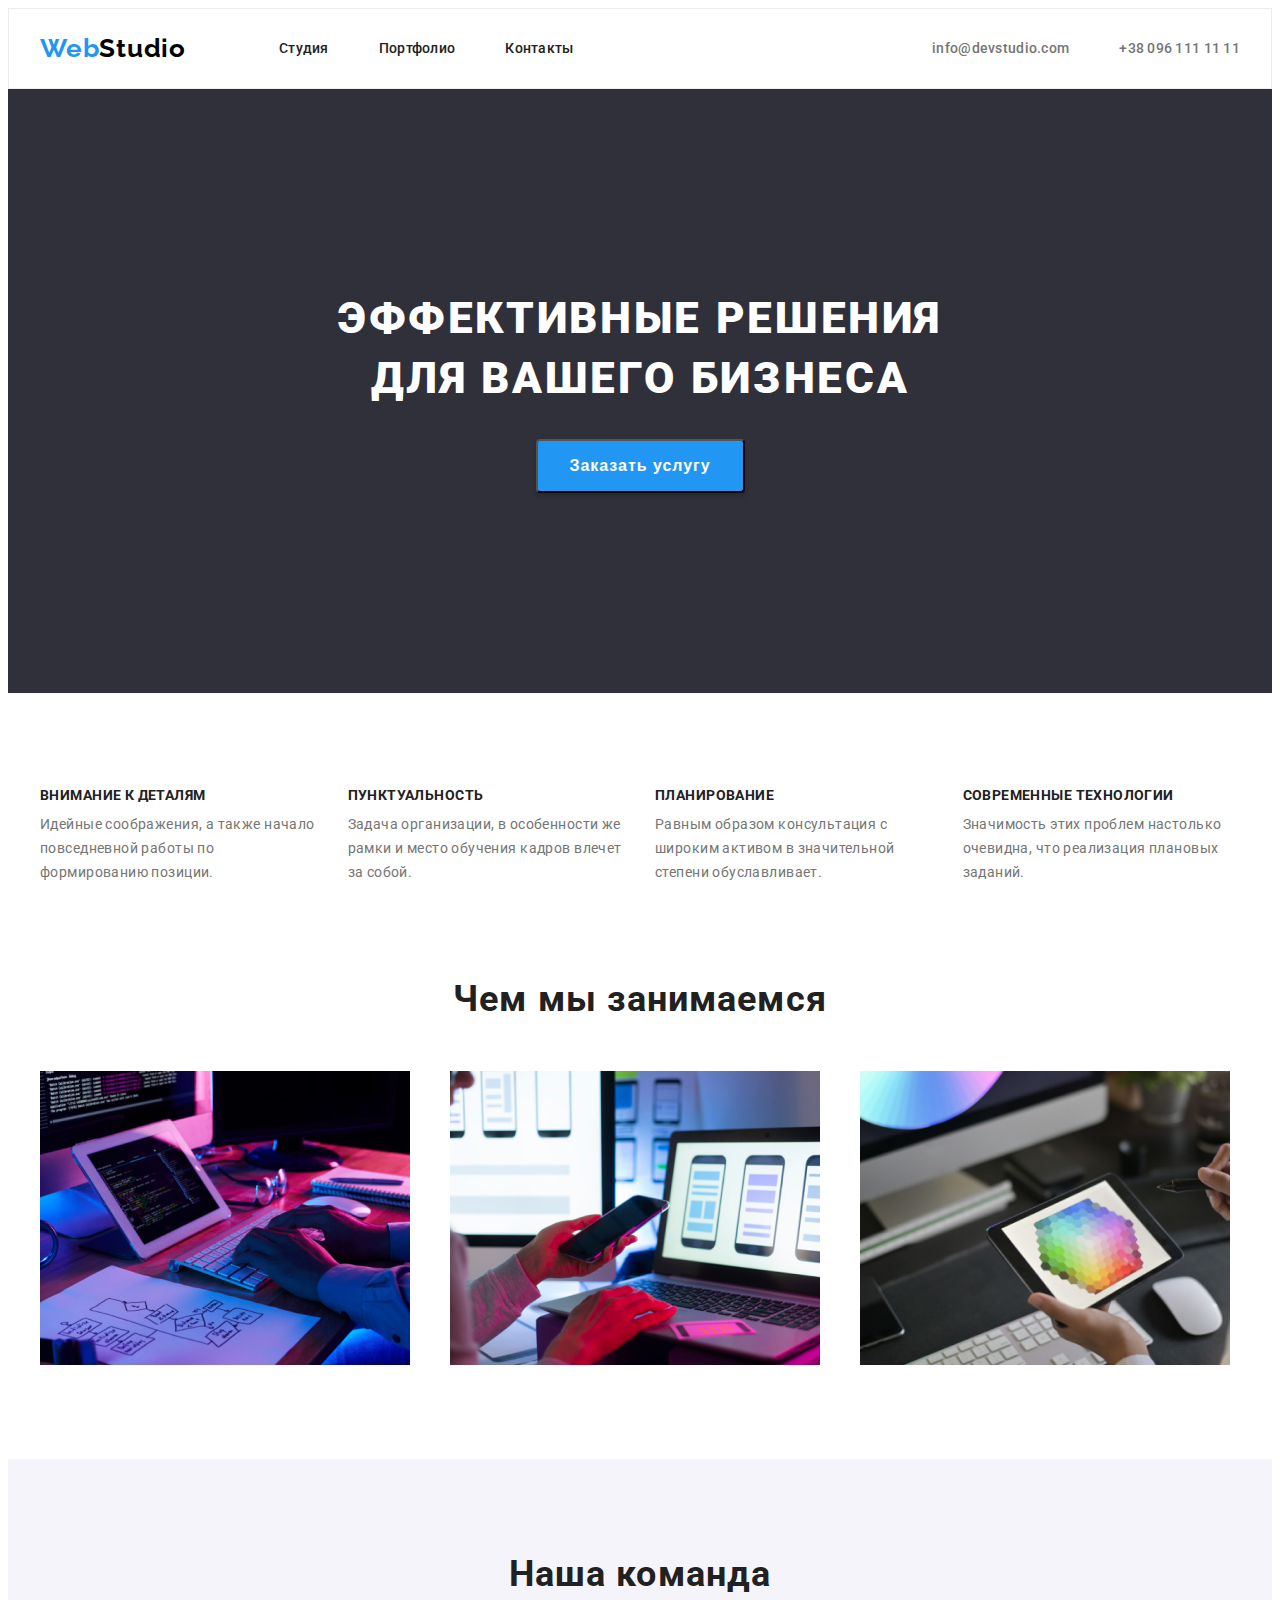
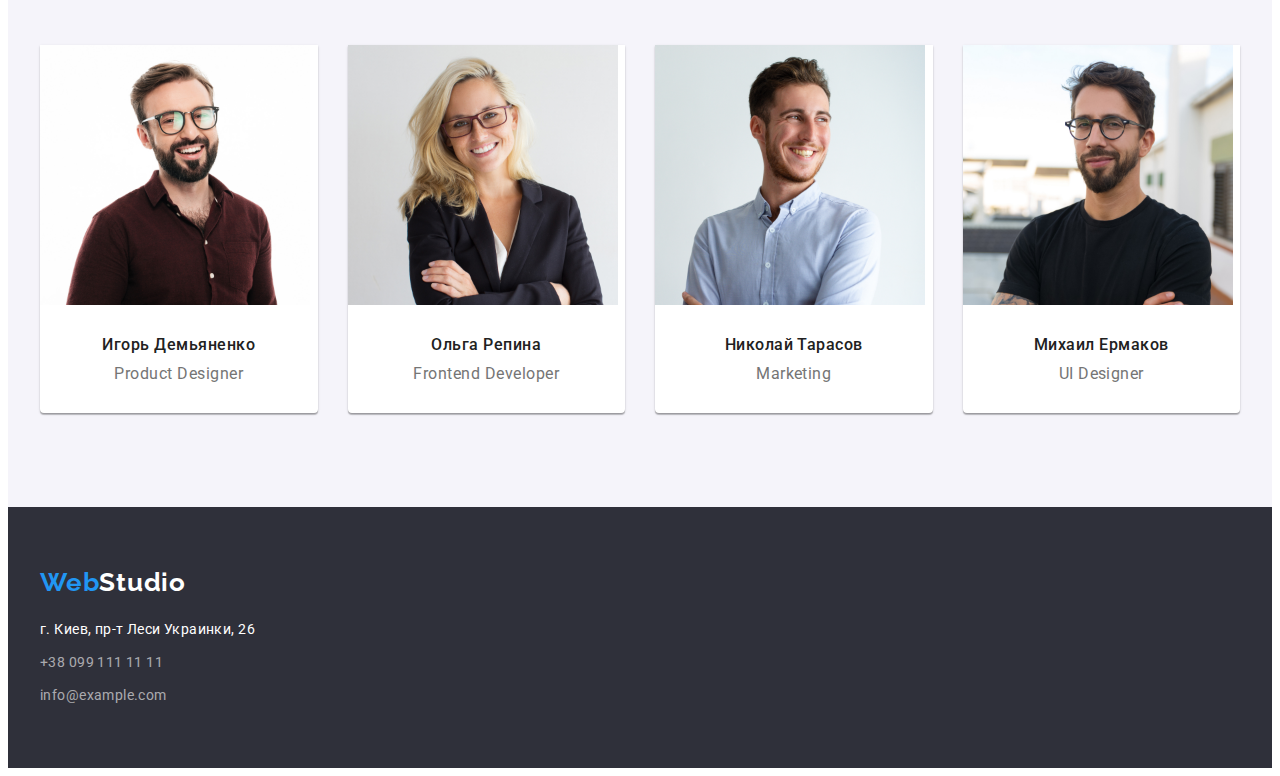
<file: index.html>
<!DOCTYPE html>
<html lang="ru">
<head>
    <meta charset="UTF-8">
    <meta http-equiv="X-UA-Compatible" content="IE=edge">
    <meta name="viewport" content="width=device-width, initial-scale=1.0">
    <title>Студия</title>
    <link rel="preconnect" href="https://fonts.googleapis.com">
    <link rel="preconnect" href="https://fonts.gstatic.com" crossorigin>
    <link href="https://fonts.googleapis.com/css2?family=Raleway:wght@700&family=Roboto:wght@400;500;700;900&display=swap" rel="stylesheet">
    <link rel="stylesheet" href="https://cdnjs.cloudflare.com/ajax/libs/modern-normalize/1.1.0/modern-normalize.min.css" integrity="sha512-wpPYUAdjBVSE4KJnH1VR1HeZfpl1ub8YT/NKx4PuQ5NmX2tKuGu6U/JRp5y+Y8XG2tV+wKQpNHVUX03MfMFn9Q==" crossorigin="anonymous" referrerpolicy="no-referrer" />
    <link rel="stylesheet" href="./css/styles.css">
</head>
<body>
    <header class="page-header">
        <div class="container page-header-container">
            <nav class="page-nav">
                <a class="logo link" href=""><span class="logo-first">Web</span><span class="logo-second">Studio</span> </a>
                <ul class="menu list">
                    <li class="menu-item"><a class="menu-link link" href="">Студия</a></li>
                    <li class="menu-item"><a class="menu-link link" href="./portfolio.html">Портфолио</a></li>
                    <li class="menu-item"><a class="menu-link link" href="">Контакты</a></li>
                </ul>
            </nav>
            <ul class="contacts list">
                <li><a class="header-contact link mail" href="mailto:info@devstudio.com">info@devstudio.com</a></li>
                <li><a class="header-contact link phone" href="tel:+380961111111">+38 096 111 11 11</a></li>
            </ul>     
        </div>   
    </header>
    <main>
        <!-- HERO -->
        <section class="hero">
           <div class="container hero-container"> 
             <h1 class="hero-title">Эффективные решения для вашего бизнеса </h1>
             <button class="modal-btn" type="button">Заказать услугу</button>  
           </div>          
        </section>
        <!-- ADVANTAGES -->
        <section class="advantages section">
            <div class="container"> 
                <h2 class="hidden-title">Преимущества</h2>
                <ul class="advantages-list list">
                    <li class="advantages-card">
                        <h3 class="advantages-title">Внимание к деталям</h3>
                        <p class="advantages-descriptions">Идейные соображения, а также начало повседневной работы по формированию позиции.</p>
                    </li>
                    <li class="advantages-card">
                        <h3 class="advantages-title">Пунктуальность</h3>
                        <p class="advantages-descriptions">Задача организации, в особенности же рамки и место обучения кадров влечет за собой.</p>
                    </li>
                    <li class="advantages-card">
                        <h3 class="advantages-title">Планирование</h3>
                        <p class="advantages-descriptions">Равным образом консультация с широким активом в значительной степени обуславливает.</p>
                    </li>
                    <li class="advantages-card">
                        <h3 class="advantages-title">Современные технологии</h3>
                        <p class="advantages-descriptions">Значимость этих проблем настолько очевидна, что реализация плановых заданий.</p>
                    </li>
                </ul>
            </div>
        </section>
        <!-- ABOUT US -->
        <section class="about-us">
            <div class="container"> 
                <h2 class="section-descriprion">Чем мы занимаемся</h2>
                <ul class="about-us-list list">
                    <li class="about-us-card">
                        <img class="about-us-item" src="./img/img.png" alt="Разметка кода" width="370" height="294"></li>
                    <li class="about-us-card">
                        <img class="about-us-item" src="./img/img-1.png" alt="Стили сайта" width="370" height="294"></li>
                    <li class="about-us-card">
                        <img class="about-us-item" src="./img/img-2.png" alt="Цветоподбор" width="370" height="294"></li>
                </ul>  
            </div>
        </section>
        <!-- OUR TEAM -->
        <section class="our-team section">
            <div class="container"> 
                <h2 class="section-descriprion">Наша команда</h2>
                <ul class="our-team-list list">
                    <li class="our-team-item-li"><img class="our-team-item" src="./img/our_team/igor_demyanenko.jpg" alt="Фото Игоря" width="270" height="260">
                        <div class="team-employees-wrap"> 
                            <h3 class="our-team-member-name" >Игорь Демьяненко</h3>
                            <p class="our-team-member-position" lang="EN">Product Designer</p>
                        </div>
                    </li>
                    <li class="our-team-item-li"><img class="our-team-item" src="./img/our_team/olga_repina.jpg" alt="Фото Ольги" width="270" height="260">
                        <div class="team-employees-wrap">
                         <h3 class="our-team-member-name">Ольга Репина</h3>
                         <p class="our-team-member-position" lang="EN">Frontend Developer</p>
                        </div>
                    </li>
                    <li class="our-team-item-li"><img class="our-team-item" src="./img/our_team/nikolai_tarasov.jpg" alt="Фото Николая" width="270" height="260">
                        <div class="team-employees-wrap">
                         <h3 class="our-team-member-name">Николай Тарасов</h3>
                         <p class="our-team-member-position" lang="EN">Marketing</p>
                        </div>
                    </li>
                    <li class="our-team-item-li"><img class="our-team-item" src="./img/our_team/mikhail_ermakov.jpg" alt="Фото Михаила" width="270" height="260">
                        <div class="team-employees-wrap">
                         <h3 class="our-team-member-name">Михаил Ермаков</h3>
                         <p class="our-team-member-position" lang="EN">UI Designer</p>
                        </div>                        
                    </li>
                </ul>
            </div>
        </section>
    </main>
    <footer class="footer">
        <div class="container footer-size"> 
            <a class="link fii" href=""> <span class="logo-first">Web</span><span class="logo-second logo-background-dark">Studio</span> </a>
            <address>
                <ul class="footer-info list">
                  <li class="footer-li">
                    <a class="footer-address link" href="https://goo.gl/maps/US6K8y8bepEvWujB8" target="_blank"  rel="noopener noreferrer" >г. Киев, пр-т Леси Украинки, 26</a>
                  </li>
                  <li class="footer-li">
                    <a class="footer-contact link" href="tel:+380991111111">+38 099 111 11 11</a>
                  </li>
                  <li class="footer-li">
                    <a class="footer-contact link" href="mailto:info@example.com">info@example.com</a>
                  </li>
                </ul>
              </address>
        </div>
    </footer>
</body>
</html>
</file>
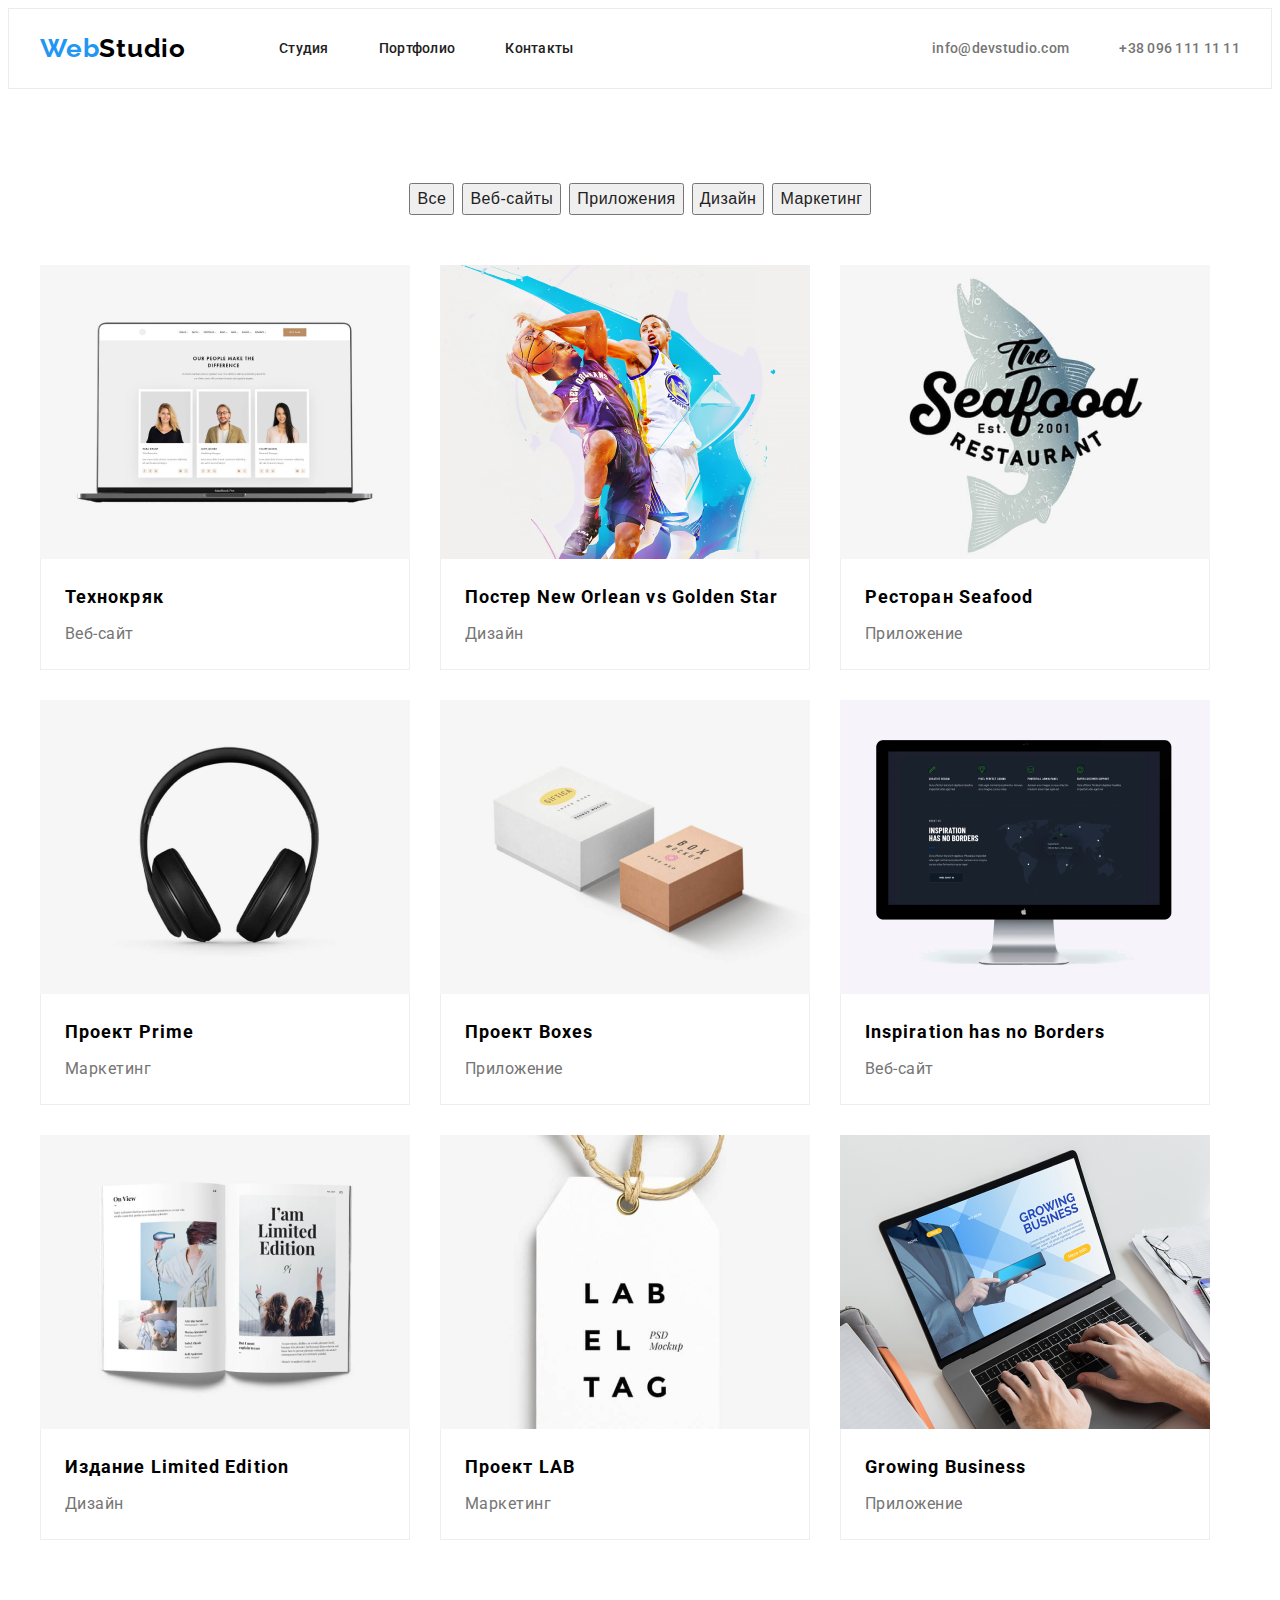
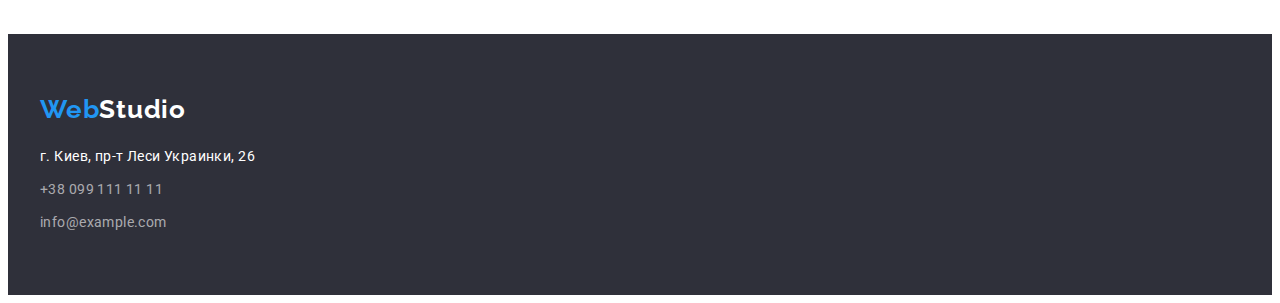
<file: portfolio.html>
<!DOCTYPE html>
<html lang="ru">
<head>
    <meta charset="UTF-8">
    <meta http-equiv="X-UA-Compatible" content="IE=edge">
    <meta name="viewport" content="width=device-width, initial-scale=1.0">
    <title>Портфолио</title>
    <link rel="preconnect" href="https://fonts.googleapis.com">
    <link rel="preconnect" href="https://fonts.gstatic.com" crossorigin>
    <link href="https://fonts.googleapis.com/css2?family=Raleway:wght@700&family=Roboto:wght@400;500;700;900&display=swap" rel="stylesheet">
    <link rel="stylesheet" href="https://cdnjs.cloudflare.com/ajax/libs/modern-normalize/1.1.0/modern-normalize.min.css" integrity="sha512-wpPYUAdjBVSE4KJnH1VR1HeZfpl1ub8YT/NKx4PuQ5NmX2tKuGu6U/JRp5y+Y8XG2tV+wKQpNHVUX03MfMFn9Q==" crossorigin="anonymous" referrerpolicy="no-referrer" />
    <link rel="stylesheet" href="./css/styles.css">
</head>
<body>
  <header class="page-header">
    <div class="container page-header-container">
        <nav class="page-nav">
            <a class="logo link" href=""><span class="logo-first">Web</span><span class="logo-second">Studio</span> </a>
            <ul class="menu list">
                <li class="menu-item"><a class="menu-link link" href="./index.html">Студия</a></li>
                <li class="menu-item"><a class="menu-link link" href="./portfolio.html">Портфолио</a></li>
                <li class="menu-item"><a class="menu-link link" href="">Контакты</a></li>
            </ul>
        </nav>
        <ul class="contacts list">
            <li><a class="header-contact link mail" href="mailto:info@devstudio.com">info@devstudio.com</a></li>
            <li><a class="header-contact link phone" href="tel:+380961111111">+38 096 111 11 11</a></li>
        </ul>     
    </div>   
</header>
<main>
        <!-- OUR WORKS -->
    <section class="section">
      <div class="container">
        <h1 class="hidden-title">Наши работы</h1>
        <ul class="works-list list"> 
            <li class="works-item"><button class="works-links" type="button">Все</button></li>
            <li class="works-item"><button class="works-links" type="button">Веб-сайты</button></li>
            <li class="works-item"><button class="works-links" type="button">Приложения</button></li>
            <li class="works-item"><button class="works-links" type="button">Дизайн</button></li>
            <li class="works-item"><button class="works-links" type="button">Маркетинг</button></li>
        </ul>
        <ul class="list work-pic">
        <li class="work-img"><img src="./img/our-works/techo.png" alt="Изображение выполенной работы" width="370" height="294">
          <div class="img-wrap">
            <h2 class="work-name">Технокряк</h2>
            <p class="work-descriptions">Веб-сайт</p>
          </div>
        </li>
        <li class="work-img"><img src="./img/our-works/poster.png" alt="Изображение выполенной работы" width="370" height="294">
          <div class="img-wrap">
          <h2 class="work-name">Постер <span lang="en">New Orlean vs Golden Star</span></h2>
          <p class="work-descriptions">Дизайн</p>
          </div>
        </li>
        <li class="work-img"><img src="./img/our-works/restoran.png" alt="Изображение выполенной работы" width="370" height="294">
          <div class="img-wrap">
          <h2 class="work-name">Ресторан <span lang="en">Seafood</span></h2>
          <p class="work-descriptions">Приложение</p>
          </div>    
        </li>
        <li class="work-img"><img src="./img/our-works/prime-project.png" alt="Изображение выполенной работы" width="370" height="294">
          <div class="img-wrap">
            <h2 class="work-name">Проект <span lang="en">Prime</span></h2>
            <p class="work-descriptions">Маркетинг</p>
          </div>          
        </li>
        <li class="work-img"><img src="./img/our-works/boxes-project.png" alt="Изображение выполенной работы" width="370" height="294">
          <div class="img-wrap">
            <h2 class="work-name">Проект <span lang="en">Boxes</span></h2>
            <p class="work-descriptions">Приложение</p>
          </div>
        </li>
        <li class="work-img"><img src="./img/our-works/insipration.png" alt="Изображение выполенной работы" width="370" height="294">
          <div class="img-wrap">
            <h2 class="work-name" lang="en">Inspiration has no Borders</h2>
            <p class="work-descriptions">Веб-сайт</p>
          </div> 
        </li>
        <li class="work-img"><img src="./img/our-works/limited-edit.png" alt="Изображение выполенной работы" width="370" height="294">
          <div class="img-wrap">
            <h2 class="work-name">Издание <span lang="en">Limited Edition</span></h2>
            <p class="work-descriptions">Дизайн</p>
          </div>
        </li>
        <li class="work-img"><img src="./img/our-works/lab.png" alt="Изображение выполенной работы" width="370" height="294">
          <div class="img-wrap">
            <h2 class="work-name">Проект <span lang="en">LAB</span></h2>
            <p class="work-descriptions">Маркетинг</p>
          </div>
        </li>
        <li class="work-img"><img src="./img/our-works/grow-biz.png" alt="Изображение выполенной работы" width="370" height="294">
          <div class="img-wrap">
            <h2 class="work-name" lang="en">Growing Business</h2>
            <p class="work-descriptions">Приложение</p>
          </div>
        </li>
       </ul>
      </div>
     </section>
</main>
<footer class="footer">
  <div class="container footer-size"> 
      <a class="link fii" href=""> <span class="logo-first">Web</span><span class="logo-second logo-background-dark">Studio</span> </a>
      <address>
          <ul class="footer-info list">
            <li class="footer-li">
              <a class="footer-address link" href="https://goo.gl/maps/US6K8y8bepEvWujB8" target="_blank"  rel="noopener noreferrer" >г. Киев, пр-т Леси Украинки, 26</a>
            </li>
            <li class="footer-li">
              <a class="footer-contact link" href="tel:+380991111111">+38 099 111 11 11</a>
            </li>
            <li class="footer-li">
              <a class="footer-contact link" href="mailto:info@example.com">info@example.com</a>
            </li>
          </ul>
        </address>
  </div>
</footer>
</body>
</html>
</file>
<file: css/styles.css>
:root {
    --main-font: 'Roboto', sans-serif;
    --secondary-font: 'Raleway', sans-serif;
    --colour-black: #000000;
    --colour-white: #FFFFFF;
    --colour-main: #212121;
    --colour-contacts: #757575;
    --accent-colour:#2196F3;
    --background-colour: #F5F4FA;
}

h1,
h2,
h3,
h4,
h5,
h6,
p {
  margin-top: 0;
  margin-bottom: 0;
}

ul,ol {
  margin-top: 0;
  margin-bottom: 0;
  padding-left: 0;
}

.list {list-style: none;}
.link {text-decoration: none;}

body {font-family: var(--main-font);
    font-size: 14px;
}


.container {
    width: 1200px;
    margin-left: auto;
    margin-right: auto;
    padding-left: 15px;
    padding-right: 15px;
}

img {display: block;
    max-width: 100%; 
    height: auto;}


/* --------------------------- HEADER */
.page-header {
    border: 1px solid #ECECEC;
}

.page-header-container {
    display: flex;
    align-items: center;
    border-top: none;
    border-left: none;
    border-right: none;
    padding-top: 24px;
    padding-bottom: 24px;
}

.page-nav 
{display: flex;
align-items: center;}

.menu {
display: flex;
}

.menu-item:not(:last-child) {
    margin-right: 50px;
}


.contacts {
 display: flex;  margin-left: auto; }

.mail {margin-right:50px;}


.logo {
   margin-right: 93px;
}
.logo-first {
font-family: var(--secondary-font);
font-weight: 700;
font-size: 26px;
line-height: 1.19;
letter-spacing: 0.03em;
color:var(--accent-colour);
}

.logo-second {
font-family: var(--secondary-font);
font-weight: 700;
font-size: 26px;
line-height: 1.19;
letter-spacing: 0.03em;
color: var(--colour-black);
}

.menu-link {
font-weight: 500;
line-height: 1.14;
letter-spacing: 0.02em;
color: var(--colour-main);
}

.menu-link:hover,
.menu-link:focus {color:var(--accent-colour);}


.header-contact {
font-weight: 500;
line-height: 1.14;
letter-spacing: 0.02em;
color: var(--colour-contacts);
}

.header-contact:hover,
.header-contact:focus {color:var(--accent-colour);}

/* --------------------------- /HEADER */

/* --------------------------- HERO  */
.hero {
    background-color: #2F303A;
    padding-top: 200px;
    padding-bottom: 200px;
}
 
.hero-container {
    text-align: center;
    justify-content: center
}
.hero-title {
font-weight: 900;
font-size: 44px;
line-height: 1.36;
letter-spacing: 0.06em;
text-transform: uppercase;
color: var(--colour-white);
margin-bottom: 30px;
width: 696px;
margin-left: auto;
margin-right: auto;
}

.modal-btn {
min-width: 200px;
padding: 10px 32px;
background-color:var(--accent-colour);
color:var(--colour-white);
font-weight: 700;
font-size: 16px;
line-height: 1.88;
letter-spacing: 0.06em;
cursor: pointer;
box-shadow: 0px 4px 4px rgba(0, 0, 0, 0.15);
border-radius: 4px;
}
/* --------------------------- /HERO */

/* --------------------------- ADVANTAGES  */

.advantages-list { 
display: flex;
flex-wrap: wrap;
margin-left: -30px;
margin-top: -30px;
}

.advantages-card {
    flex-basis: calc((100% - 120px) / 4);
    margin-left: 30px;
    margin-top: 30px;
}

.hidden-title  {  
position: absolute; 
width: 1px; 
height: 1px; 
margin: -1px; 
border: 0; 
padding: 0; 
white-space: nowrap; 
clip-path: inset(100%); 
clip: rect(0 0 0 0); 
overflow: hidden; 
}

.advantages-title {
font-weight: 700;
font-size: 14px;
line-height: 16px;
letter-spacing: 0.03em;
text-transform: uppercase;
color: var(--colour-main);
margin-bottom: 10px;
}

.advantages-descriptions {
line-height: 1.71;
letter-spacing: 0.03em;
color: var(--colour-contacts);
}
/* --------------------------- /ADVANTAGES  */

/* --------------------------- ABOUT US  */
.about-us {
    padding-top: 0px;
    padding-bottom: 94px;
}

.about-us-list {
     display: flex;
    flex-wrap: wrap;
margin-left: -30px;
margin-top: -30px;
}

.about-us-card {
    flex-basis: calc((100% - 90px) / 3);
    margin-left: 30px;
    margin-top: 30px;
}

/* --------------------------- /ABOUT US  */

/* --------------------------- OUR TEAM  */
.our-team-list {
    display: flex;
    flex-wrap: wrap;
margin-left: -30px;
margin-top: -30px;
}

.our-team {
    background-color: var(--background-colour);
}

.our-team-item-li {
    background-color: var(--colour-white);
    flex-basis: calc((100% - 120px) / 4);
    margin-left: 30px;
    margin-top: 30px;
    box-shadow: 0px 1px 3px rgba(0, 0, 0, 0.12), 0px 1px 1px rgba(0, 0, 0, 0.14), 0px 2px 1px rgba(0, 0, 0, 0.2);
border-radius: 0px 0px 4px 4px;
}

.our-team-member-name {
font-weight: 500;
font-size: 16px;
line-height: 1.19;
text-align: center;
letter-spacing: 0.03em;
color:var(--colour-main);
margin-bottom: 10px;
}

.our-team-member-position {
font-size: 16px;
line-height: 1.19;
text-align: center;
letter-spacing: 0.03em;
color:var(--colour-contacts);}

.team-employees-wrap {
    padding-top: 30px;
    padding-bottom: 30px;
}

/* --------------------------- /OUR TEAM  */

/* -------------------- FILTER BTNS  */

.works-list {
display: flex;
margin-bottom: 50px;
justify-content: center
}

.works-item:not(:last-child) {
    margin-right: 8px;}

.works-links { 
font-weight: 500;
font-size: 16px;
line-height: 1.62;
text-align: center;
letter-spacing: 0.03em;
color:var(--colour-main);    
}

.works-item {
background: #F5F4FA;
font-weight: 500;
font-size: 16px;
line-height: 1.62;
text-align: center;
letter-spacing: 0.03em;
}

.works-links:hover,
.works-links:focus {background:var(--accent-colour);
color: white;
cursor:pointer;
}

/* -------------------- /FILTER BTNS */

/* -------------------- PORTFOLIO WORKS */

.work-pic {
    display: flex;
    flex-wrap: wrap;
    margin-left: -30px;
    margin-top: -30px;

}

.work-img {
    flex-basis: calc((100% - 90 px) / 3 );
    width: 370px;
    margin-left: 30px;
    margin-top: 30px;
}

.work-name {
color: var(--colour-main)1;
font-weight: 700;
font-size: 18px;
line-height: 2;
letter-spacing: 0.06em;
margin-bottom: 4px;}

.work-descriptions {
font-size: 16px;
line-height: 1.88;
letter-spacing: 0.03em;
color: var(--colour-contacts);}

.img-wrap { 
    padding: 20px 24px;
    background: #FFFFFF;
    border: 1px solid #EEEEEE;
    border-top: none;
   }

/* -------------------- /PORTFOLIO WORKS*/

/* --------------------------- FOOTER  */

.footer {background-color: #2F303A;
padding-top: 60px;
padding-bottom: 60px;}

.footer-address {
font-style: normal;
line-height: 1.71;
letter-spacing: 0.03em;
color: var(--colour-white);
}

.footer-li:not(:last-child) {margin-bottom: 9px;}

.footer-contact {
line-height: 1.71;
font-style: normal;
letter-spacing: 0.03em;
color: rgba(255, 255, 255, 0.6);
}

.footer-info {margin-top: 20px;}


/* --------------------------- /FOOTER  */

/* --------------------------- COMPONENTS  */
.section {
    padding-top: 94px;
    padding-bottom: 94px;
}

.section-descriprion {
font-weight: 700;
font-size: 36px;
line-height: 1.17;
text-align: center;
letter-spacing: 0.03em;
color: #212121; 
margin-bottom: 50px;
}
    
.logo-background-dark {color: var(--colour-white);}
.logo-background-white {color:var(--colour-black);}
    
/* --------------------------- /COMPONENTS  */
</file>
